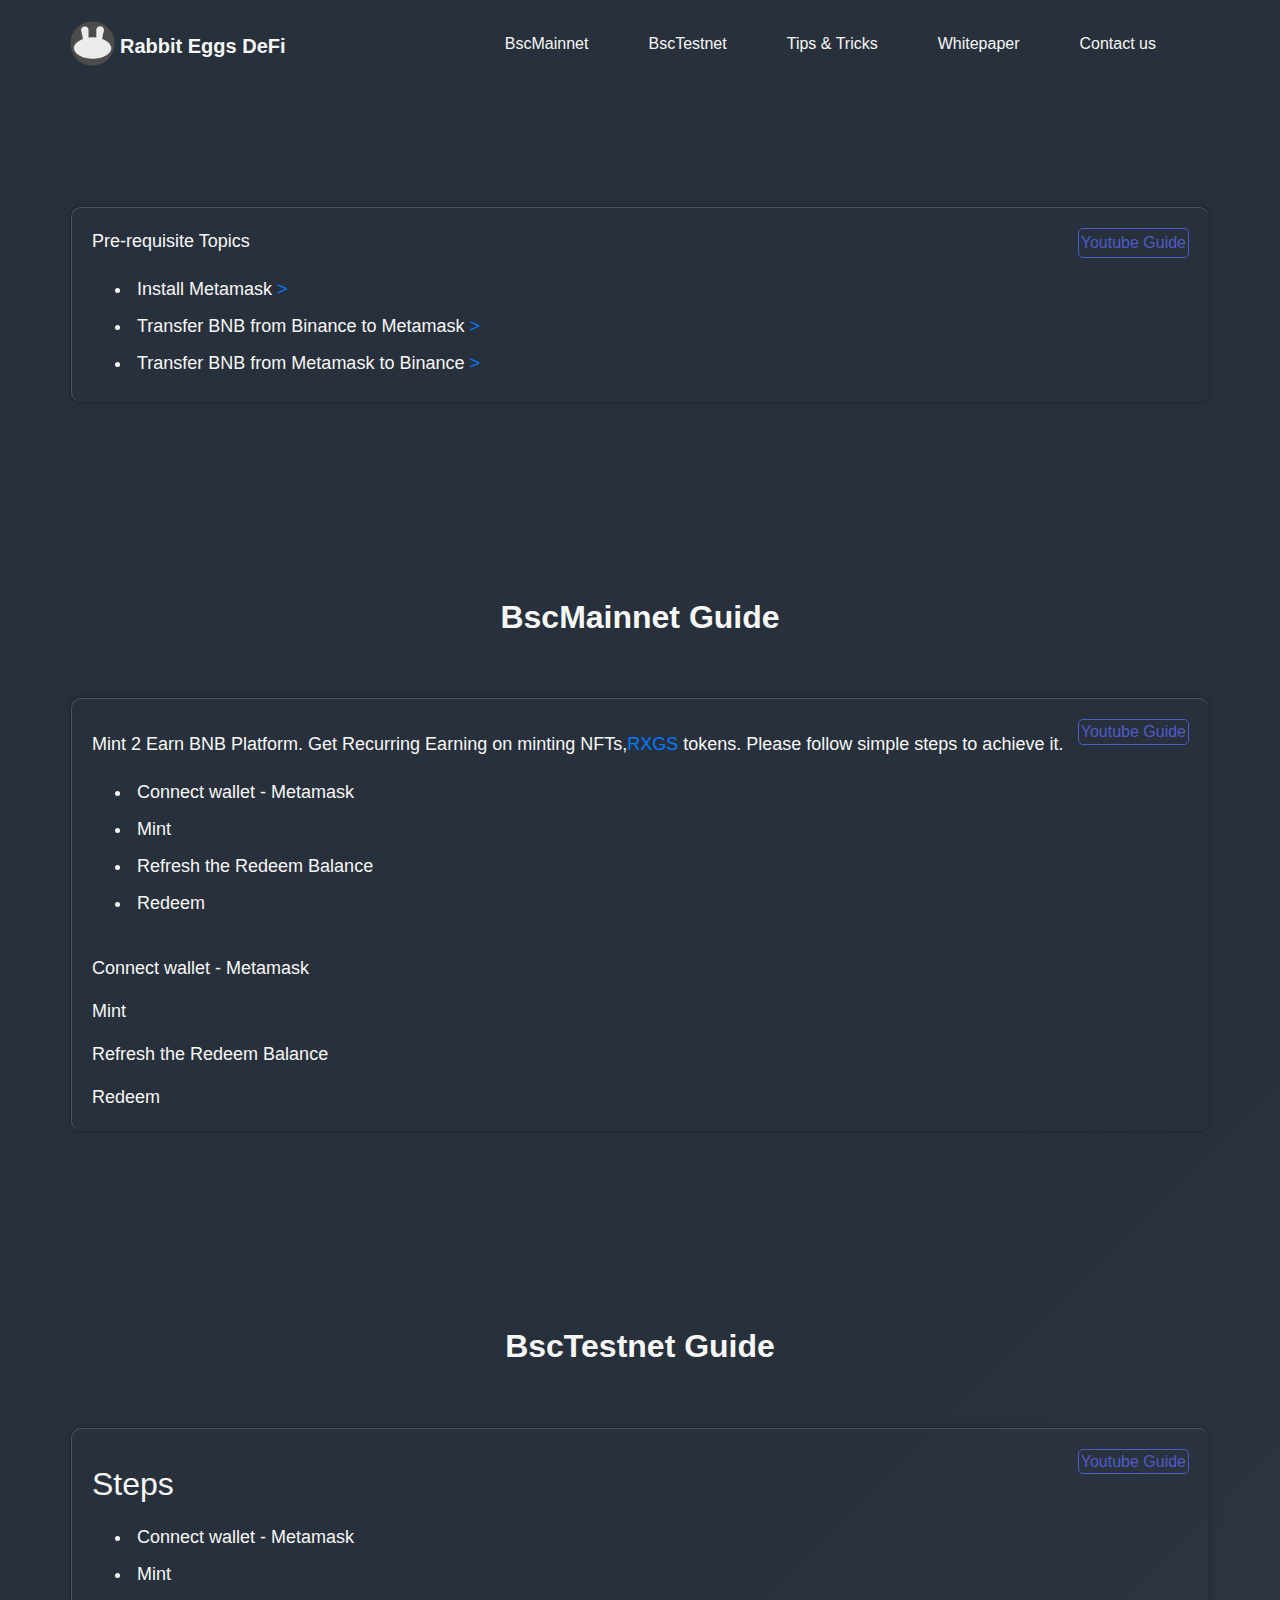
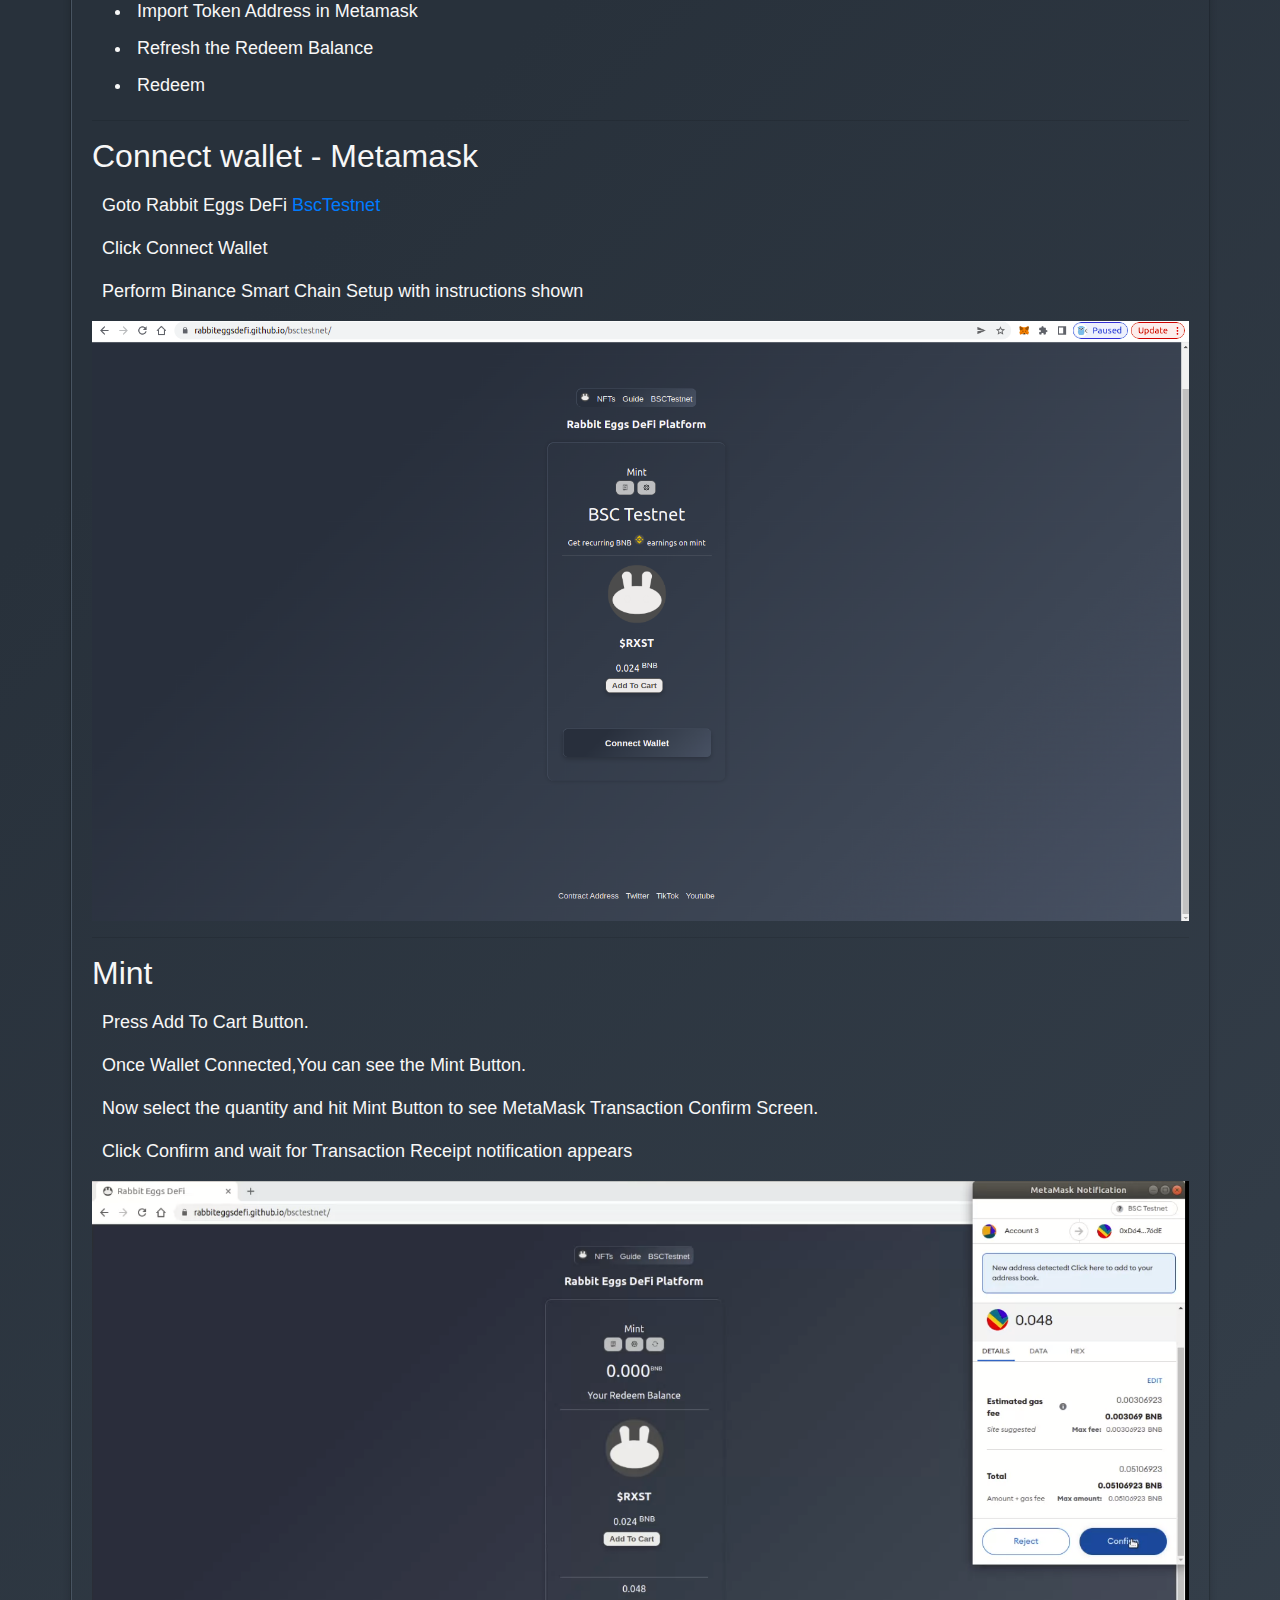
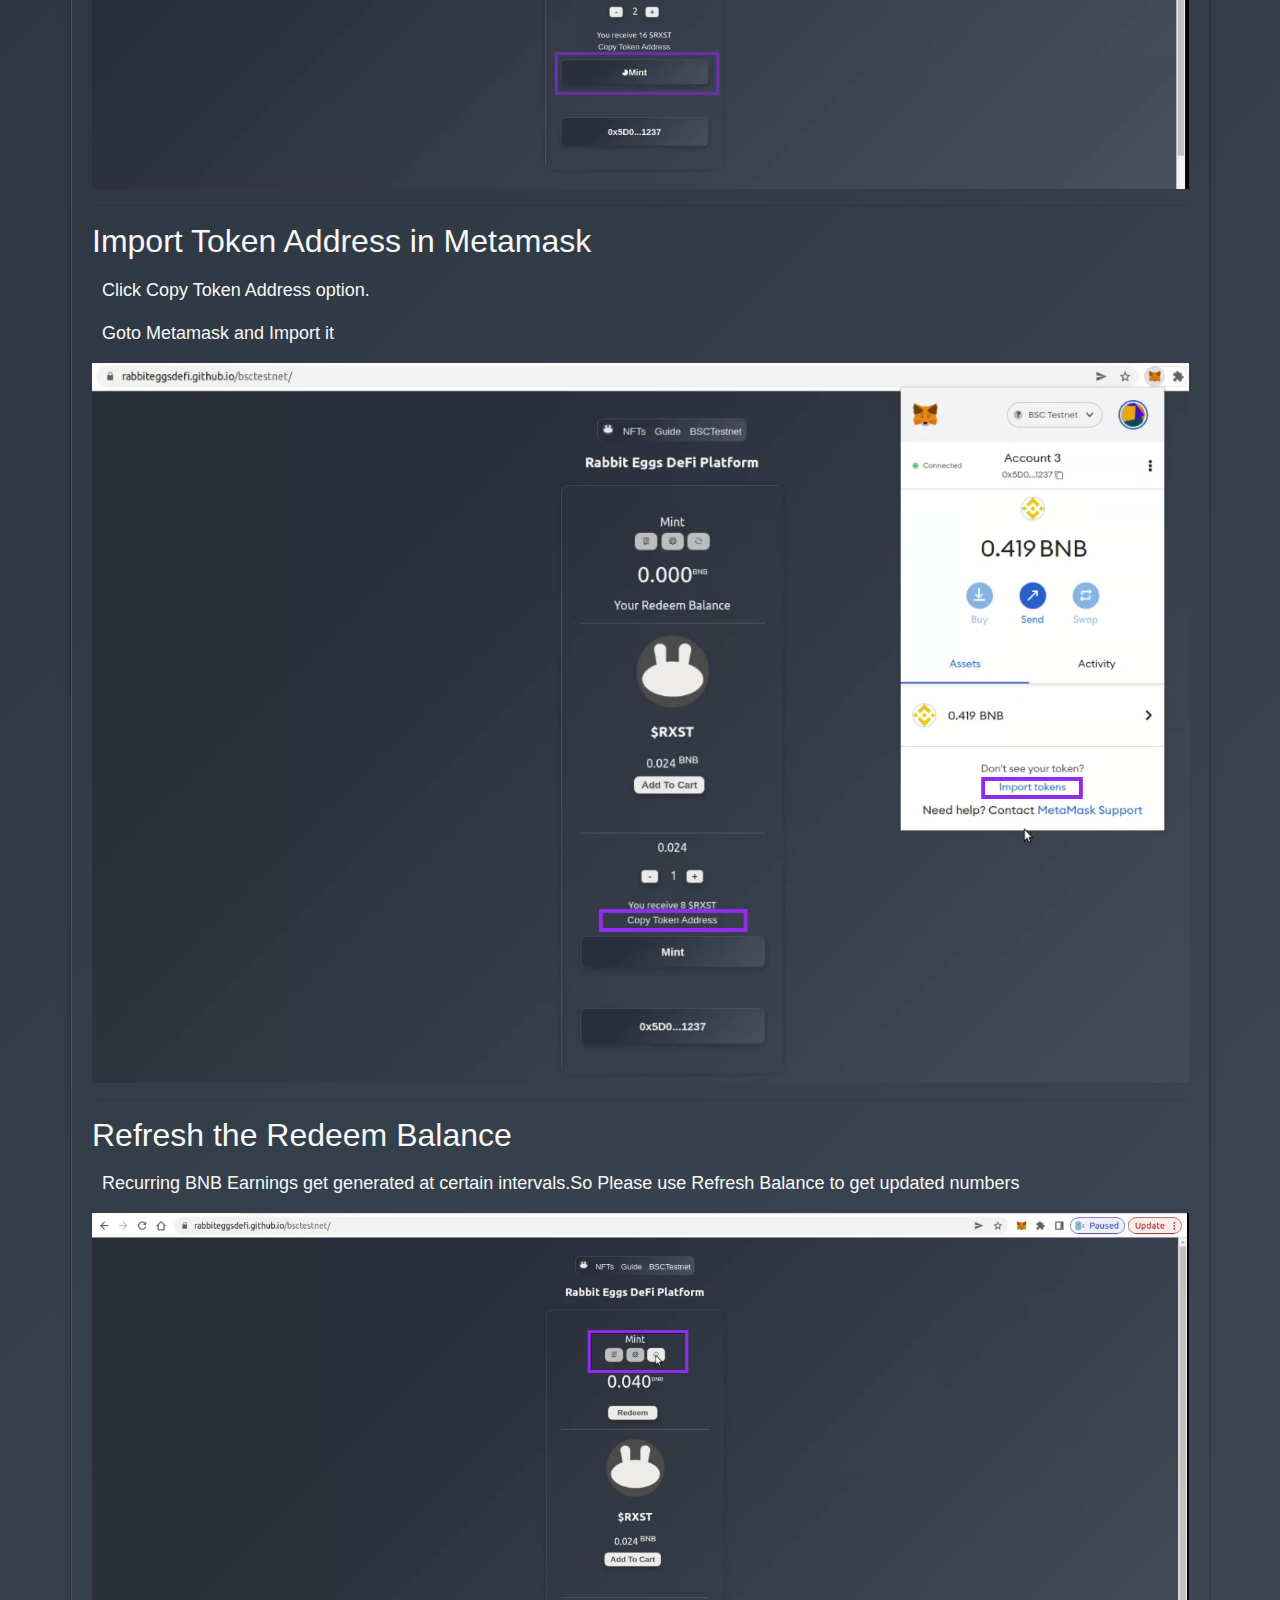
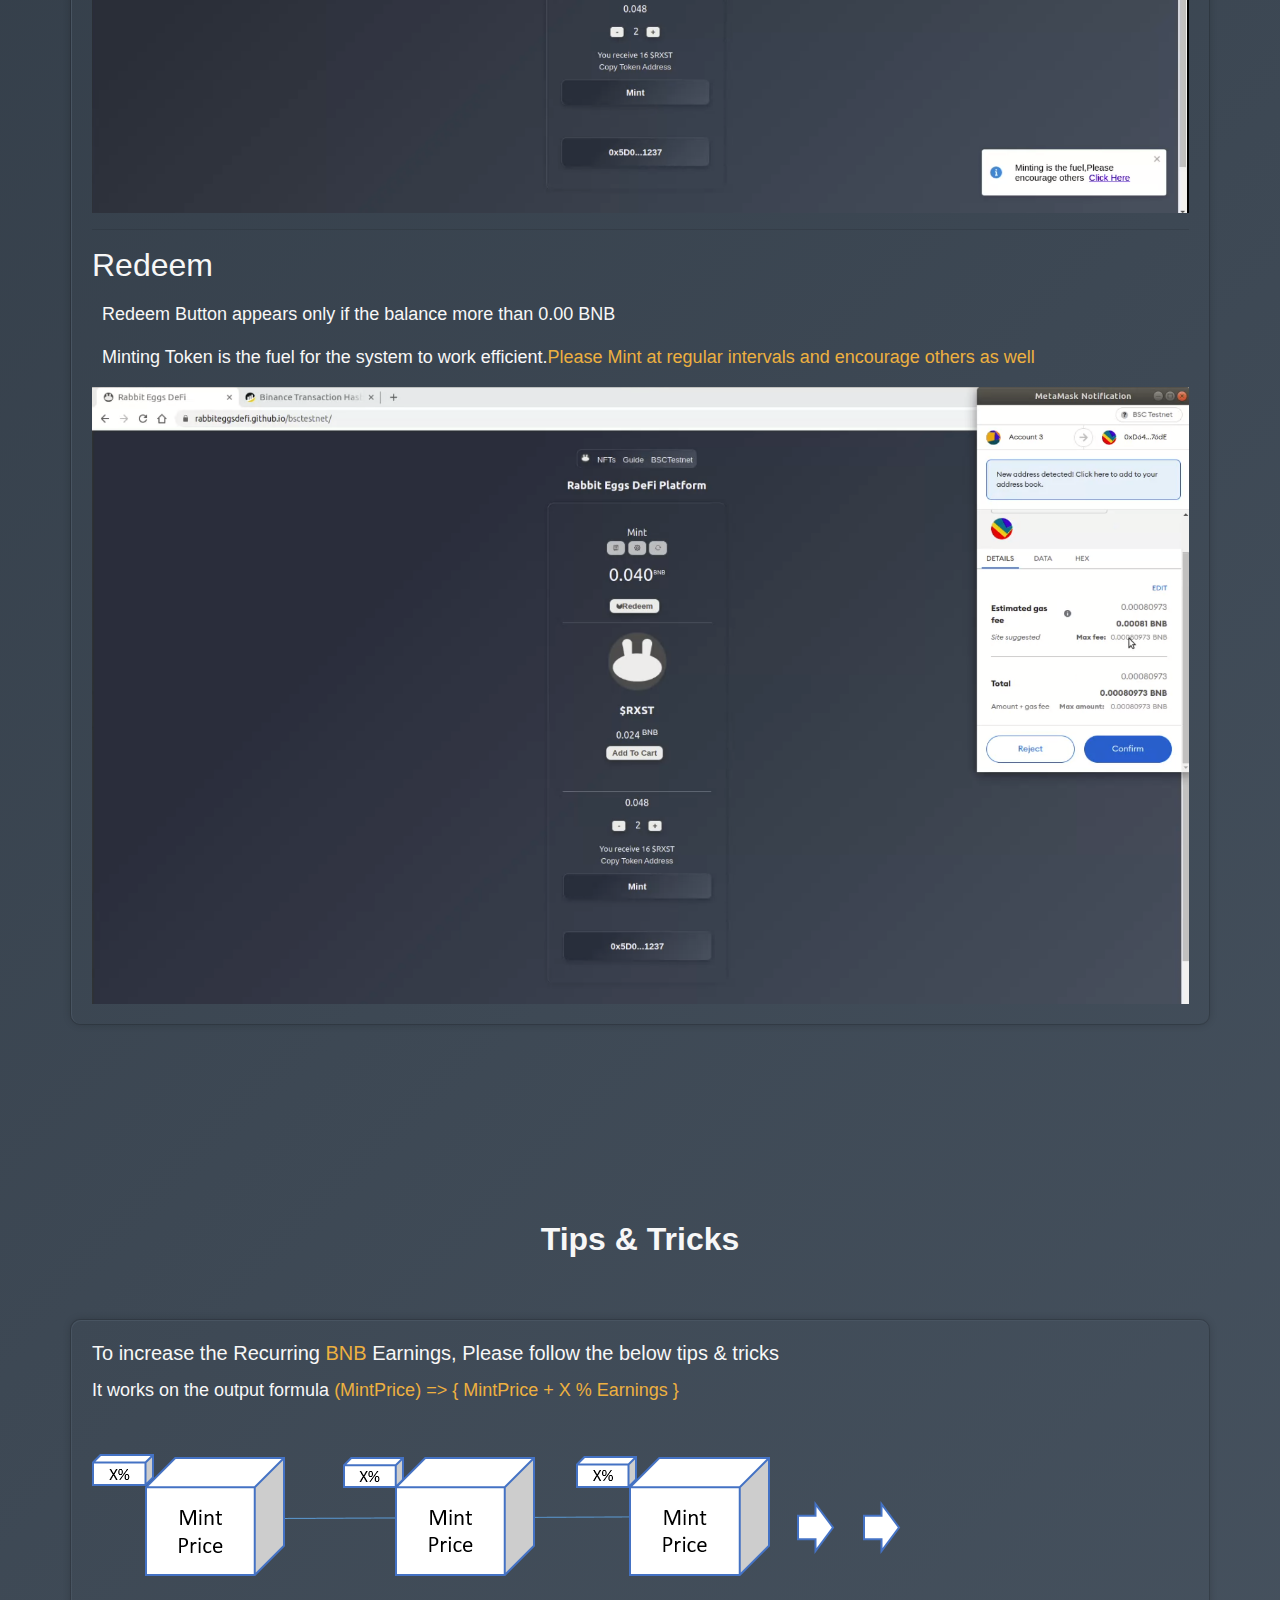
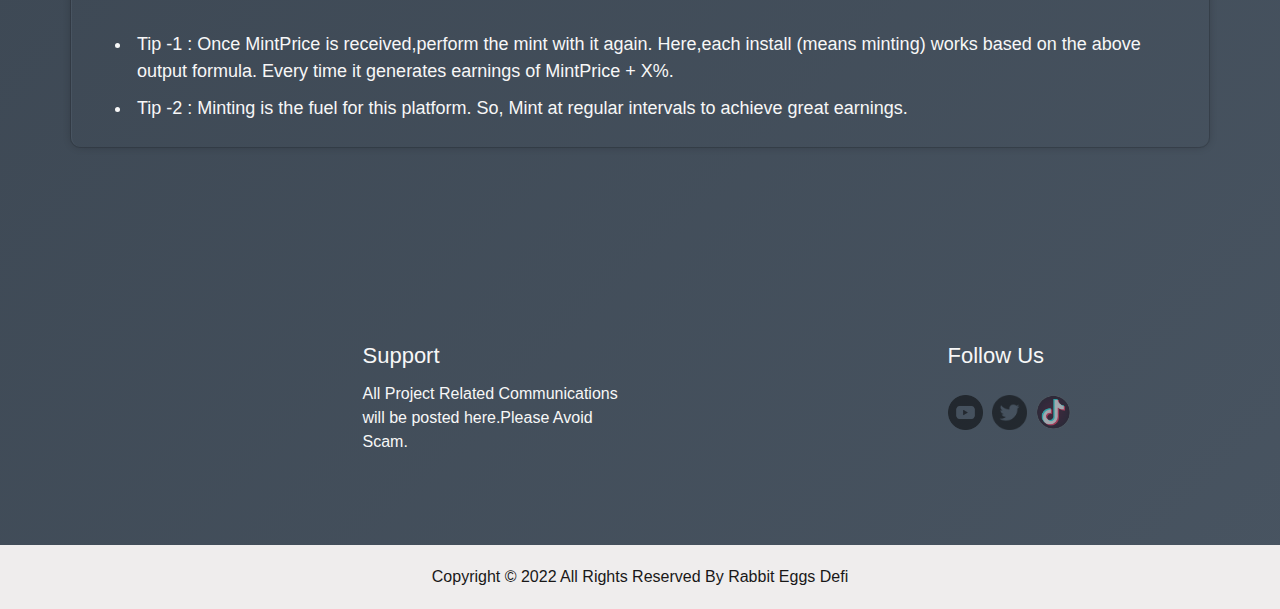
<file: index.html>
<!DOCTYPE html>
<html>

<head>
  <!-- Basic -->
  <meta charset="utf-8" />
  <meta http-equiv="X-UA-Compatible" content="IE=edge" />
  <!-- Mobile Metas -->
  <meta name="viewport" content="width=device-width, initial-scale=1, shrink-to-fit=no" />
  <!-- Site Metas -->
  <meta name="keywords" content="Rabbit Eggs DeFi" />
  <meta name="description" content="" />
  <meta name="author" content="" />

  <title>Rabbit Eggs DeFi</title>

    <link rel="shortcut icon" type="image/x-icon" href="./images/favicon.ico?">
  <!-- bootstrap core css -->
  <link rel="stylesheet" type="text/css" href="css/bootstrap.css" />


  <link href="css/style.css" rel="stylesheet" />
  <!-- responsive style -->
  <link href="css/responsive.css" rel="stylesheet" />
</head>

<body>
  <div >
    <!-- header section strats -->
    <header class="header_section">
      <div class="container">
        <nav class="navbar navbar-expand-lg custom_nav-container pt-3">
          <a class="navbar-brand" href="index.html">
            <img src="images/logo.png" alt="" /><span>
              Rabbit Eggs DeFi
            </span>
          </a>
          <button class="navbar-toggler" type="button" data-toggle="collapse" data-target="#navbarSupportedContent"
            aria-controls="navbarSupportedContent" aria-expanded="false" aria-label="Toggle navigation">
            <span class="navbar-toggler-icon"></span>
          </button>

          <div class="collapse navbar-collapse" id="navbarSupportedContent">
            <div class="d-flex ml-auto flex-column flex-lg-row align-items-center">
              <ul class="navbar-nav  ">

                <li class="nav-item">
                  <a class="nav-link" href="#bscmainnet">BscMainnet</a>
                </li>
                <li class="nav-item">
                  <a class="nav-link" href="#bsctestnet">BscTestnet</a>
                </li>
                 <li class="nav-item">
                  <a class="nav-link" href="#tipstricks">Tips & Tricks</a>
                </li>
                <li class="nav-item">
                  <a class="nav-link" target="_blank" href="Rabbit_Eggs_Defi_Whitepaper.pdf">Whitepaper</a>
                </li>
                <li class="nav-item">
                  <a class="nav-link" href="#contact">Contact us</a>
                </li>
              </ul>
            </div>
            <div class="quote_btn-container ml-0 ml-lg-4 d-flex justify-content-center">

            </div>
          </div>
        </nav>
      </div>
    </header>
  </div>

    <!-- service section -->

    <section id="prerequisite" class="service_section layout_padding ">
      <div class="container">
        <div class=" layout_padding2">
          <div class="card-deck">
            <div class="card">
              <div class="card-body">
                <p class="card-text">
                  Pre-requisite Topics
                  <a class="vlink" href="https://www.youtube.com/channel/UCGaNXVdMp59672Nkjl3GsVg" target="_blank">Youtube Guide</a>
                  </p>
                  <ul class="card-text">
                    <li>Install Metamask <a target="blank" href="https://chrome.google.com/webstore/detail/metamask/nkbihfbeogaeaoehlefnkodbefgpgknn?hl=en">></a></li>
                    <li>Transfer BNB from Binance to Metamask <a target="blank" href="transferbnb2.html">></a></li>
                    <li>Transfer BNB from Metamask to Binance <a target="blank" href="transferbnb.html">></a></li>
                  </ul>
              </div>
            </div>
          </div>
        </div>
      </div>
    </section>
  

    <section id="bscmainnet" class="service_section layout_padding ">
      <div class="container">
        <h2 class="custom_heading">BscMainnet Guide</h2>
        <p class="custom_heading-text">
         
        </p>
        <div class=" layout_padding2">
          <div class="card-deck">
            <div class="card">
              
              <!-- <img class="card-img-top" src="images/card-item-1.png" alt="Card image cap" /> -->
              <div class="card-body">
                <h5 class="card-title">
                  <!-- On Minting <a target="_blank" href="https://testnet.bscscan.com/address/0x39cBC02712E0C3F09b9bd538B59A8a22afD90276"><u>$RXGS</u></a> Token, user get Recurring <span class="textcolor">BNB</span> Earning Option. Please follow the simple steps to achieve it. -->
                  <a class="vlink" href="https://www.youtube.com/channel/UCGaNXVdMp59672Nkjl3GsVg" target="_blank">Youtube Guide</a>
                </h5>
              <p class="card-text">
                Mint 2 Earn BNB Platform.
                Get Recurring Earning on minting NFTs,<a target="_blank" href="https://testnet.bscscan.com/address/0x39cBC02712E0C3F09b9bd538B59A8a22afD90276">RXGS</a> tokens. Please follow simple steps to achieve it.
                </p>

                <ul class="card-text">
                  <li>Connect wallet - Metamask</li>
                  <li>Mint</li>
                  <li>Refresh the Redeem Balance</li>
                  <li>Redeem</li>
                </ul>
                <hr/>
                <p class="card-text">
                  Connect wallet - Metamask
                </p>

                <p class="card-text">
                  Mint
                </p>

                
                <p class="card-text">
                  Refresh the Redeem Balance
                </p>
                
                <p class="card-text">
                  Redeem
                </p>

              </div>
            </div>
          </div>
        </div>
        <div class="d-flex justify-content-center">
        </div>
      </div>
    </section>
  
  <!-- service section -->

  <section id="bsctestnet" class="service_section layout_padding ">
    <div class="container">
      <h2 class="custom_heading">BscTestnet Guide</h2>
      <p class="custom_heading-text">
      
      </p>
      <div class=" layout_padding2">
        <div class="card-deck">
          <div class="card">
                
            <!-- <img class="card-img-top" src="images/card-item-1.png" alt="Card image cap" /> -->
            <div class="card-body">
              <h5 class="card-title">
                <a class="vlink" href="https://www.youtube.com/channel/UCGaNXVdMp59672Nkjl3GsVg" target="_blank">Youtube Guide</a>

              </h5>
            <p class="card-text">
              <h2>Steps</h2>
              </p>

              <ul class="card-text">
                <li>Connect wallet - Metamask</li>
                <li>Mint</li>
                <li>Import Token Address in Metamask</li>
                <li>Refresh the Redeem Balance</li>
                <li>Redeem</li>
              </ul>
              <hr/>
              <!-- I-->
              <p class="card-text">
               <h2>Connect wallet - Metamask</h2>
              </p>

              <div class="mid-section">
                <p>Goto Rabbit Eggs DeFi <a target="_blank" href="https://rabbiteggsdefi.github.io/bsctestnet/" >BscTestnet</a></p>
                <p>Click Connect Wallet</p>
                <p>Perform Binance Smart Chain Setup with instructions shown</p>
              </div>

              <a target="_blank" href="images/1connectwallettest.png">
              <img class="card-img-t" src="images/1connectwallettest.png" alt="Rabbit Eggs DeFi" />
              </a>
              
              <!-- I-->
              <hr/>
              <p class="card-text">
                <h2>Mint</h2>
               </p>
              
               <div class="mid-section">
                <p>Press Add To Cart Button.</p>
                <p>Once Wallet Connected,You can see the Mint Button.</p>
                <p>Now select the quantity and hit Mint Button to see MetaMask Transaction Confirm Screen.</p>
                <p>Click Confirm and wait for Transaction Receipt notification appears</p>
              </div>

               <a target="_blank" href="images/2minttest.png">
               <img class="card-img-t" src="images/2minttest.png" alt="Rabbit Eggs DeFi" />
               </a>

                 <!-- 1-->
                 <hr/>
                 <p class="card-text">
                   <h2>Import Token Address in Metamask</h2>
                  </p>
                 
                  <div class="mid-section">
                    <p>Click Copy Token Address option. </p>
                    <p>Goto Metamask and Import it</p>
                 </div>

                  <a target="_blank" href="images/03importtokenstest.png">
                  <img class="card-img-t" src="images/03importtokenstest.png" alt="Rabbit Eggs DeFi" />
                  </a>
                  

                                       <!-- 1-->
                 <hr/>
                 <p class="card-text">
                   <h2>Refresh the Redeem Balance</h2>
                  </p>
                 
                  <div class="mid-section">
                    <p>Recurring BNB Earnings get generated at certain intervals.So Please use Refresh Balance to get updated numbers</p>
                   <p></p>
                 </div>

                  <a target="_blank" href="images/3Redeemtest.png">
                  <img class="card-img-t" src="images/3Redeemtest.png" alt="Rabbit Eggs DeFi" />
                  </a>

                                                             <!-- 1-->
                 <hr/>
                 <p class="card-text">
                   <h2>Redeem</h2>
                  </p>
                 
                  <div class="mid-section">
                    <p>Redeem Button appears only if the balance more than 0.00 BNB </p>
                    <p>Minting Token is the fuel for the system to work efficient.<span class="textcolor">Please Mint at regular intervals and encourage others as well</span></p>
                 </div>

                  <a target="_blank" href="images/4Redeemtest.png">
                  <img class="card-img-t" src="images/4Redeemtest.png" alt="Rabbit Eggs DeFi" />
                  </a>

            </div>
          </div>
        </div>
      </div>
      <div class="d-flex justify-content-center">

        <!-- <a href="" class="custom_dark-btn">
          Whitepaper
        </a> -->
      </div>
    </div>
  </section>

  
  <section id="tipstricks" class="service_section layout_padding ">
    <div class="container">
      <h2 class="custom_heading">Tips & Tricks</h2>
      <p class="custom_heading-text">
        
      </p>
      <div class=" layout_padding2">
        <div class="card-deck">
          <div class="card">
            
            <!-- <img class="card-img-top" src="images/card-item-1.png" alt="Card image cap" /> -->
            <div class="card-body">
              <h5 class="card-title">
                To increase the Recurring <span class="textcolor">BNB</span> Earnings, Please follow the below tips & tricks 
              </h5>
              <p class="card-text">
                It works on the output formula <span class="textcolor">(MintPrice) => { MintPrice + X % Earnings }</span>
              </p>
              <p class="card-daigram">
                <img src="images/tips.png" alt="">
              </p>
              <ul class="card-text">
                <li>Tip -1 : Once MintPrice is received,perform the mint with it again. Here,each install (means minting) works based on the 
                  above output formula. Every time it generates earnings of MintPrice + X%.</li>
                <li>Tip -2 : Minting is the fuel for this platform. So, Mint at regular intervals to achieve great earnings. </li>
              </ul>
            </div>
          </div>
        </div>
      </div>
      <div class="d-flex justify-content-center">
      </div>
    </div>
  </section>

  <section id="contact"  class="info_section layout_padding">
    <div class="container">
      <div class="row">
        <div class="col-md-3">
          <!-- <h5>
            Fruits
          </h5>
          <ul>
            <li>
              randomised
            </li>
            <li>
              words which
            </li>
            <li>
              don't look even
            </li>
            <li>
              slightly
            </li>
            <li>
              believable. If you
            </li>
            <li>
              are going to use
            </li>
            <li>
              a passage of
            </li>
            <li>
              Lorem Ipsum,
            </li>
          </ul> -->
        </div>
        <div class="col-md-3">
          <h5>
            Support
          </h5>
              <ul>
            <li>
              All Project Related Communications will be posted here.Please Avoid Scam.
            </li> </ul>
          <!-- <ul>
            <li>
              randomised
            </li>
            <li>
              words which
            </li>
            <li>
              don't look even
            </li>
            <li>
              slightly
            </li>
            <li>
              believable. If you
            </li>
            <li>
              are going to use
            </li>
            <li>
              a passage of
            </li>
            <li>
              Lorem Ipsum,
            </li>
          </ul> -->
        </div>
        <div class="col-md-3">
          <!-- <h5>
            List
          </h5>
          <ul>
            <li>
              randomised
            </li>
            <li>
              words which
            </li>
            <li>
              don't look even
            </li>
            <li>
              slightly
            </li>
            <li>
              believable. If you
            </li>
            <li>
              are going to use
            </li>
            <li>
              a passage of
            </li>
            <li>
              Lorem Ipsum,
            </li>
          </ul> -->
        </div>
        <div class="col-md-3">
          <div class="social_container">
            <h5>
              Follow Us
            </h5>
            <div class="social-box">
              <a href="https://www.youtube.com/channel/UCGaNXVdMp59672Nkjl3GsVg" target="_blank">
                <img src="images/fb.png" alt="">
              </a>

              <a href="https://twitter.com/DefiEggs" target="_blank">
                <img src="images/twitter.png" alt="">
              </a>
              <a href="https://www.tiktok.com/@rabbiteggsdefi?lang=en" target="_blank">
                <img src="images/tiktok.png" alt="">
              </a>
              <!-- <a href="">
                <img src="images/instagram.png" alt="">
              </a> -->
            </div>
          </div>
          <div class="subscribe_container">
            <!-- <h5>
              Subscribe Now
            </h5> -->
            <div class="form_container">
              <!-- <form action="">
                <input type="email">
                <button type="submit">
                  Subscribe
                </button>
              </form> -->
            </div>
          </div>
        </div>
      </div>
    </div>
  </section>



  <!-- footer section -->
  <section class="container-fluid footer_section">
    <p>
      Copyright &copy; 2022 All Rights Reserved By Rabbit Eggs Defi
      
    </p>
  </section>
  <!-- footer section -->

  <script type="text/javascript" src="js/jquery-3.4.1.min.js"></script>
  <script type="text/javascript" src="js/bootstrap.js"></script>

</body>

</html>
</file>
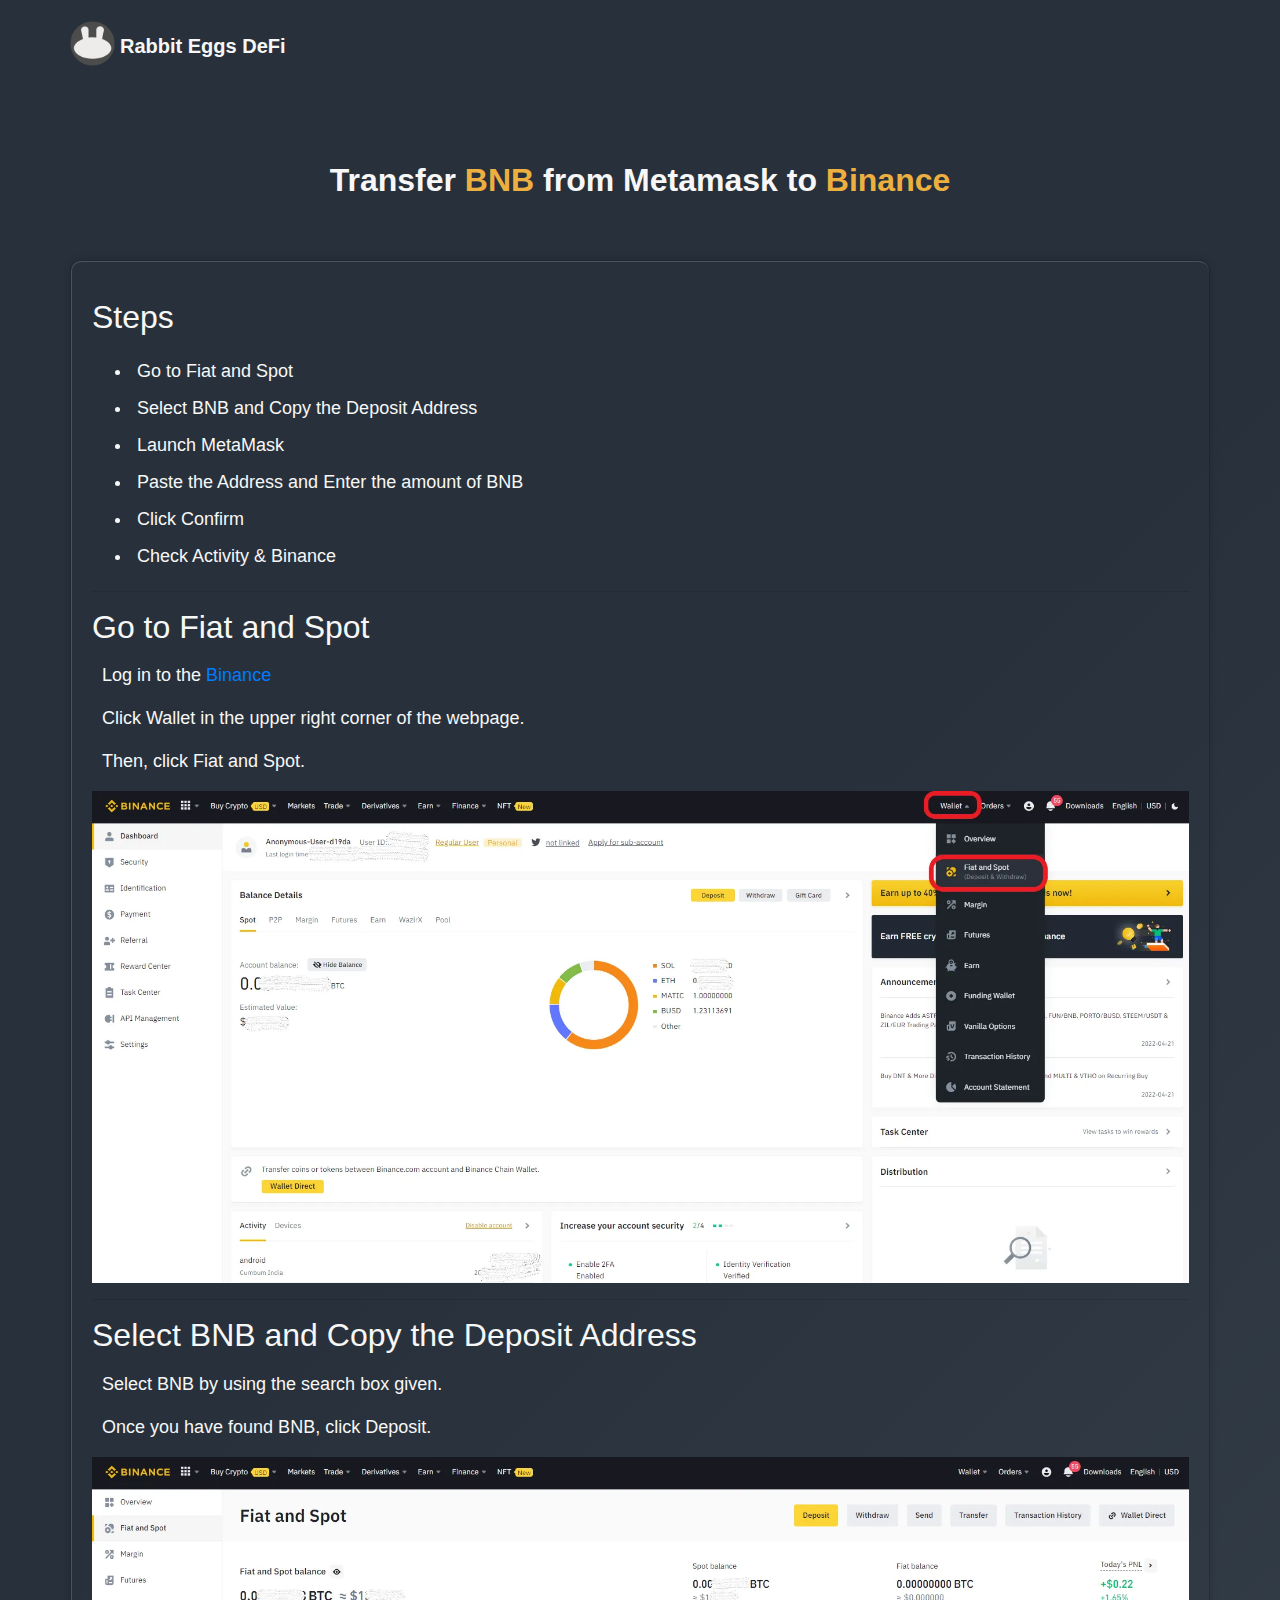
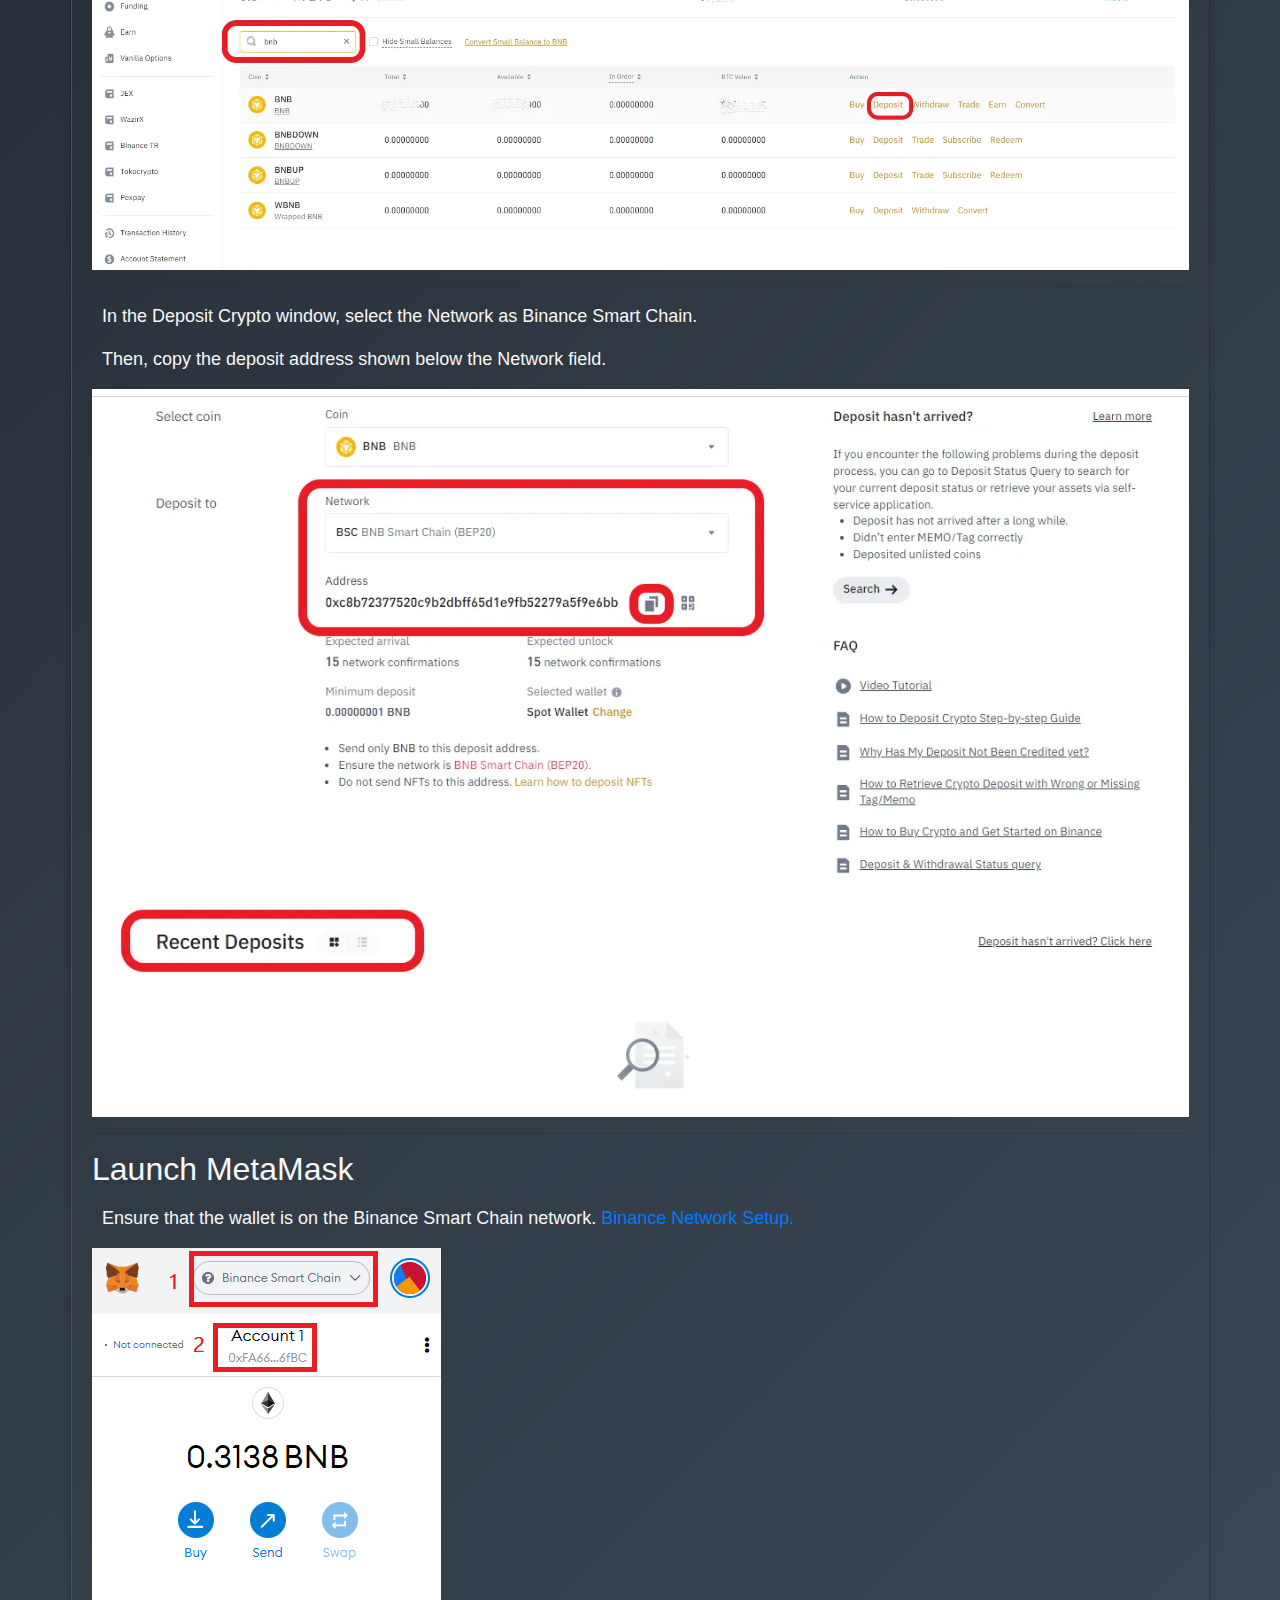
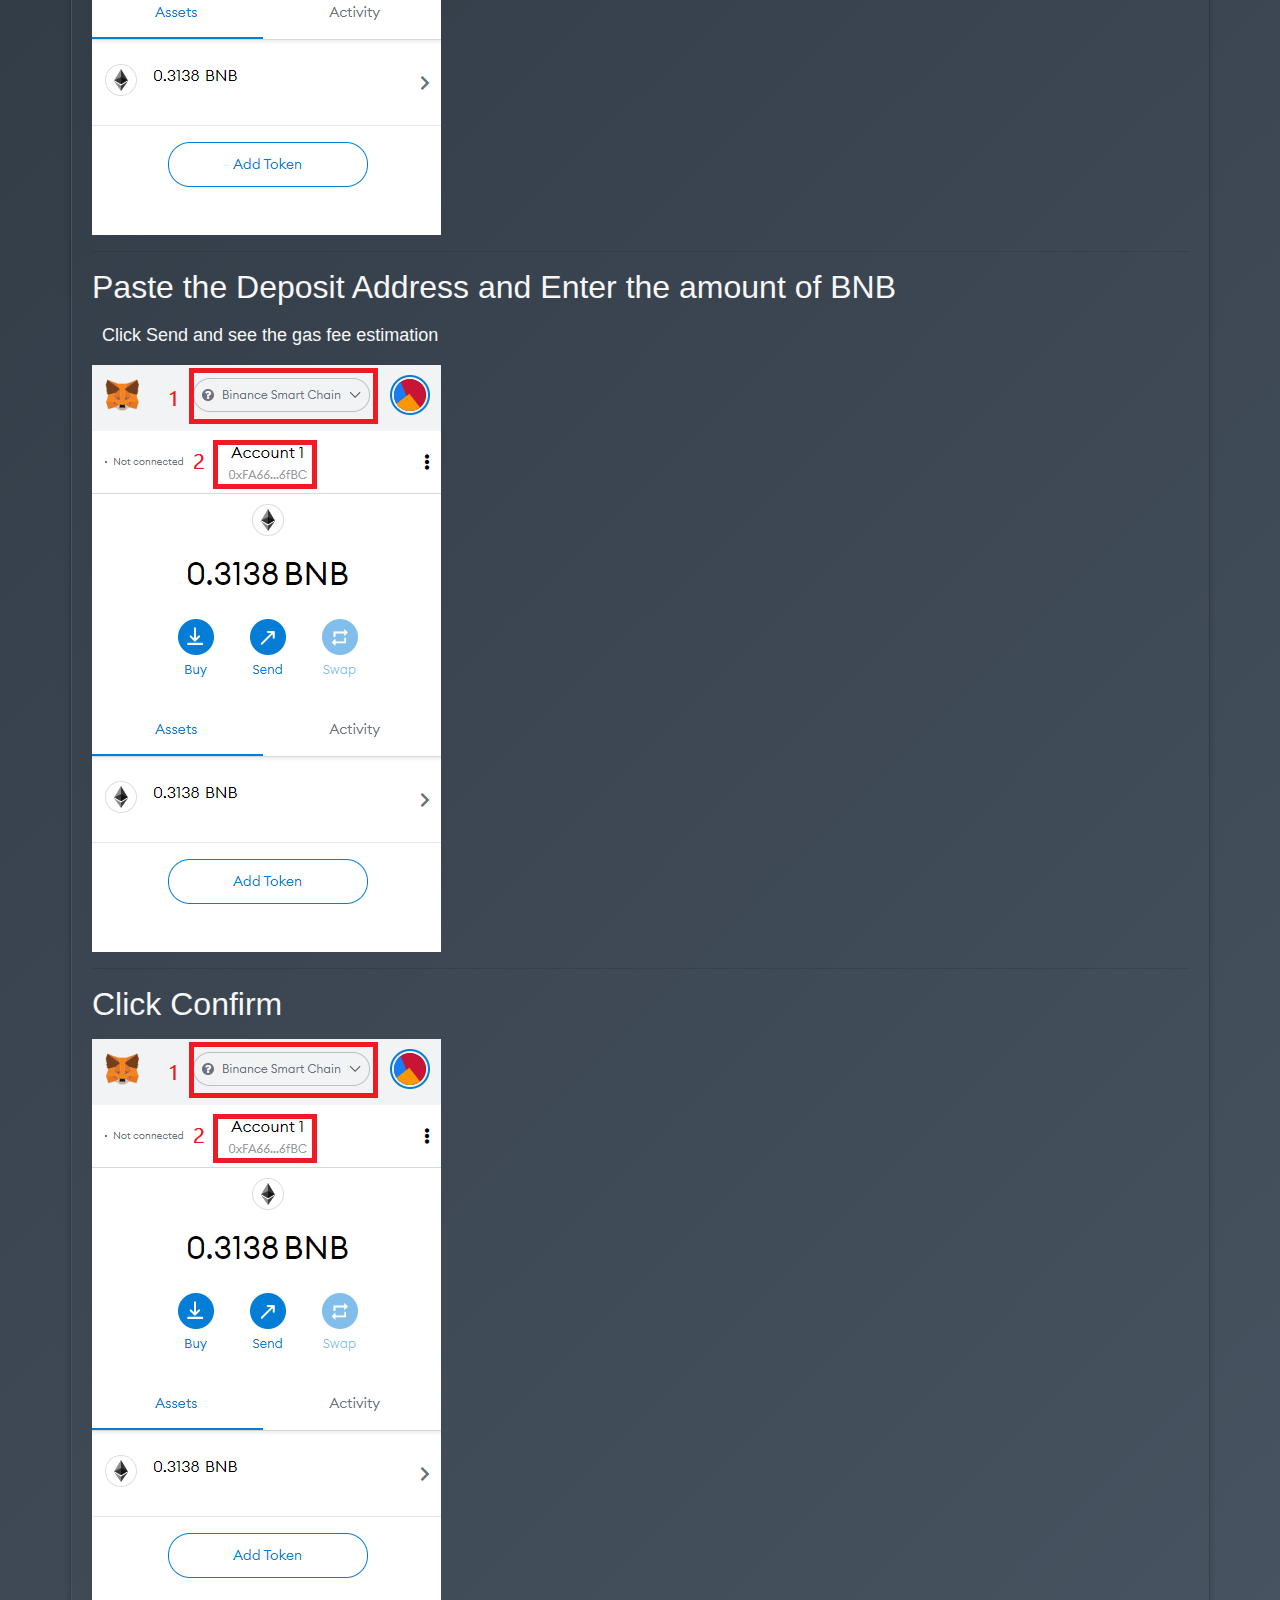
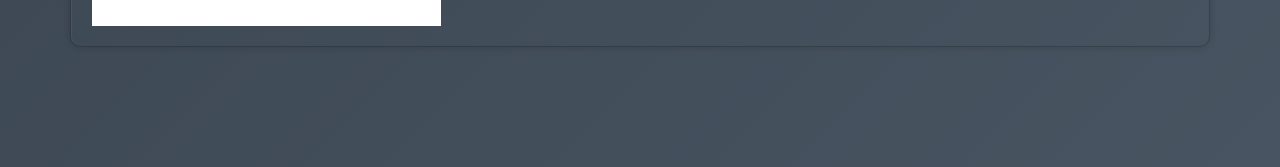
<file: transferbnb.html>
<!DOCTYPE html>
<html>

    <head>
        <!-- Basic -->
        <meta charset="utf-8" />
        <meta http-equiv="X-UA-Compatible" content="IE=edge" />
        <!-- Mobile Metas -->
        <meta name="viewport" content="width=device-width, initial-scale=1, shrink-to-fit=no" />
        <!-- Site Metas -->
        <meta name="keywords" content="Rabbit Eggs DeFi" />
        <meta name="description" content="" />
        <meta name="author" content="" />
      
        <title>Rabbit Eggs DeFi</title>
      
  
          <link rel="shortcut icon" type="image/x-icon" href="./images/favicon.ico?">
        <!-- bootstrap core css -->
        <link rel="stylesheet" type="text/css" href="css/bootstrap.css" />

        <link href="css/style.css" rel="stylesheet" />
        <!-- responsive style -->
        <link href="css/responsive.css" rel="stylesheet" />
      </head>

<body>
    <div >
        <!-- header section strats -->
        <header class="header_section">
          <div class="container">
            <nav class="navbar navbar-expand-lg custom_nav-container pt-3">
              <a class="navbar-brand" href="index.html">
                <img src="images/logo.png" alt="" /><span>
                  Rabbit Eggs DeFi
                </span>
              </a>
            </nav>
          </div>
        </header>
      </div>

      <section id="bscmainnet" class="service_section layout_padding ">
        <div class="container">
          <h2 class="custom_heading">Transfer <span class="textcolor"> BNB </span> from Metamask to <span class="textcolor"> Binance </span></h2>
          <p class="custom_heading-text">
           
          </p>
          <div class=" layout_padding2">
            <div class="card-deck">
              <div class="card">
                
                <!-- <img class="card-img-top" src="images/card-item-1.png" alt="Card image cap" /> -->
                <div class="card-body">
                  <h5 class="card-title">
                  </h5>
                <p class="card-text">
                  <h2>Steps</h2>
                  </p>
  
                  <ul class="card-text">
                    <li>Go to Fiat and Spot</li>
                    <li>Select BNB and Copy the Deposit Address</li>
                    <li>Launch MetaMask</li>
                    <li>Paste the Address and Enter the amount of BNB</li>
                    <li>Click Confirm</li>
                    <li>Check Activity & Binance</li>
                  </ul>
                  <hr/>
                  <!-- I-->
                  <p class="card-text">
                   <h2>Go to Fiat and Spot</h2>
                  </p>

                  <div class="mid-section">
                    <p>Log in to the <a target="_blank" href="https://www.binance.com/en" >Binance</a></p>
                    <p>Click Wallet in the upper right corner of the webpage. </p>
                    <p>Then, click Fiat and Spot.</p>
                  </div>

                  <a target="_blank" href="images/1_Binance_Withdraw.png">
                  <img class="card-img-t" src="images/1_Binance_Withdraw.png" alt="Rabbit Eggs DeFi" />
                  </a>
                  
                  <!-- I-->
                  <hr/>
                  <p class="card-text">
                    <h2>Select BNB and Copy the Deposit Address</h2>
                   </p>
                  
                   <div class="mid-section">
                    <p>Select BNB by using the search box given.</p>
                    <p>Once you have found BNB, click Deposit.</p>
                  </div>

                   <a target="_blank" href="images/2_Binance_Withdraw.png">
                   <img class="card-img-t" src="images/2_Binance_Withdraw.png" alt="Rabbit Eggs DeFi" />
                   </a>
                   <hr/>
                   <div class="mid-section">
                    <p>In the Deposit Crypto window, select the Network as Binance Smart Chain.</p>
                    <p>Then, copy the deposit address shown below the Network field.</p>
                  </div>

                   <a target="_blank" href="images/3_Binance_Withdraw.png">
                    <img class="card-img-t" src="images/3_Binance_Withdraw.png" alt="Rabbit Eggs DeFi" />
                    </a>
                     <!-- 1-->
                     <hr/>
                     <p class="card-text">
                       <h2>Launch MetaMask</h2>
                      </p>
                     
                      <div class="mid-section">
                        <p>Ensure that the wallet is on the Binance Smart Chain network.
                          <a href="https://academy.binance.com/en/articles/connecting-metamask-to-binance-smart-chain" target="_blank">Binance Network Setup.</a>
                        </p>
                       <p></p>
                     </div>
   
                      <a target="_blank" href="images/12_Binance_Withdraw.png">
                      <img class="card-img-t" src="images/12_Binance_Withdraw.png" alt="Rabbit Eggs DeFi" />
                      </a>
                      

                                           <!-- 1-->
                     <hr/>
                     <p class="card-text">
                       <h2>Paste the Deposit Address and Enter the amount of BNB</h2>
                      </p>
                     
                      <div class="mid-section">
                        <p>Click Send and see the gas fee estimation</p>
                       <p></p>
                     </div>
   
                      <a target="_blank" href="images/12_Binance_Withdraw.png">
                      <img class="card-img-t" src="images/12_Binance_Withdraw.png" alt="Rabbit Eggs DeFi" />
                      </a>

                                                                 <!-- 1-->
                     <hr/>
                     <p class="card-text">
                       <h2>Click Confirm</h2>
                      </p>
                     
                      <div class="mid-section">
                        <p></p>
                       <p></p>
                     </div>
   
                      <a target="_blank" href="images/12_Binance_Withdraw.png">
                      <img class="card-img-t" src="images/12_Binance_Withdraw.png" alt="Rabbit Eggs DeFi" />
                      </a>
  
                </div>
              </div>
            </div>
          </div>
          <div class="d-flex justify-content-center">
          </div>
        </div>
      </section>
    
</body>

</html>
</file>
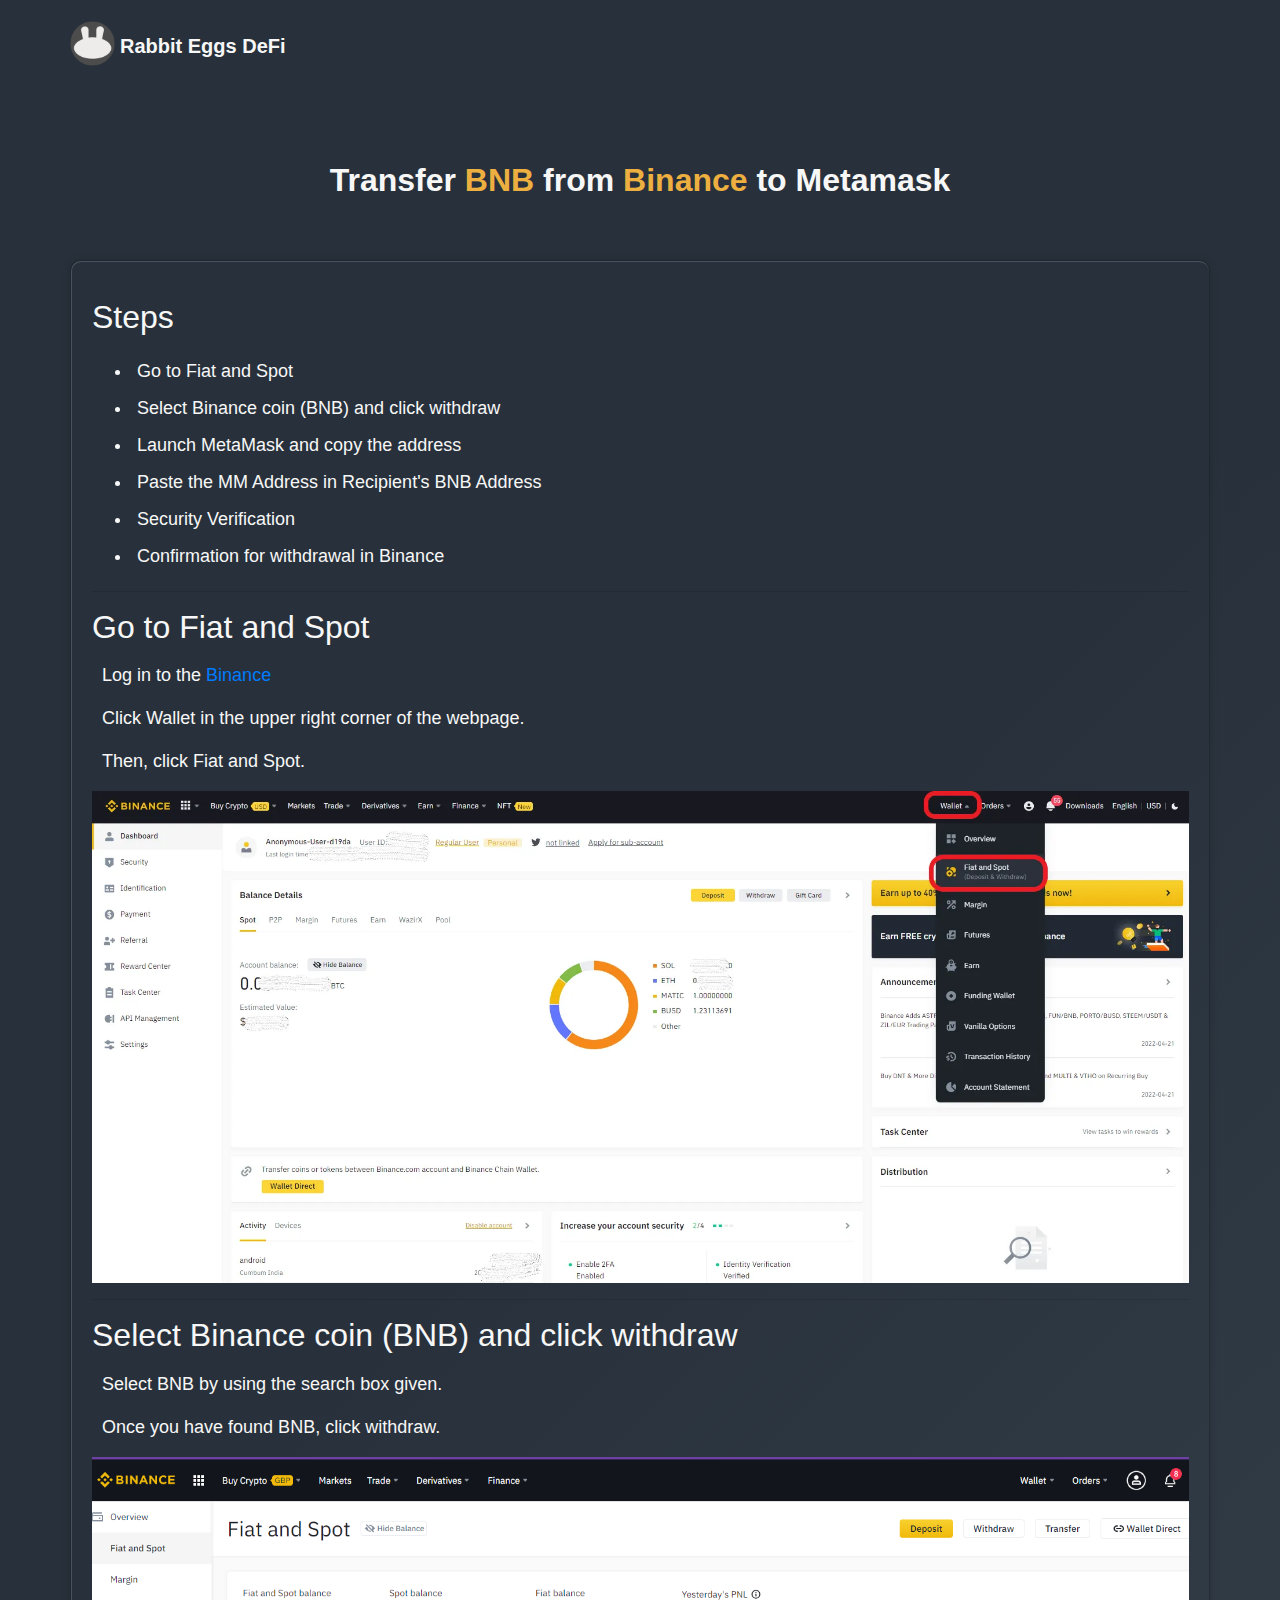
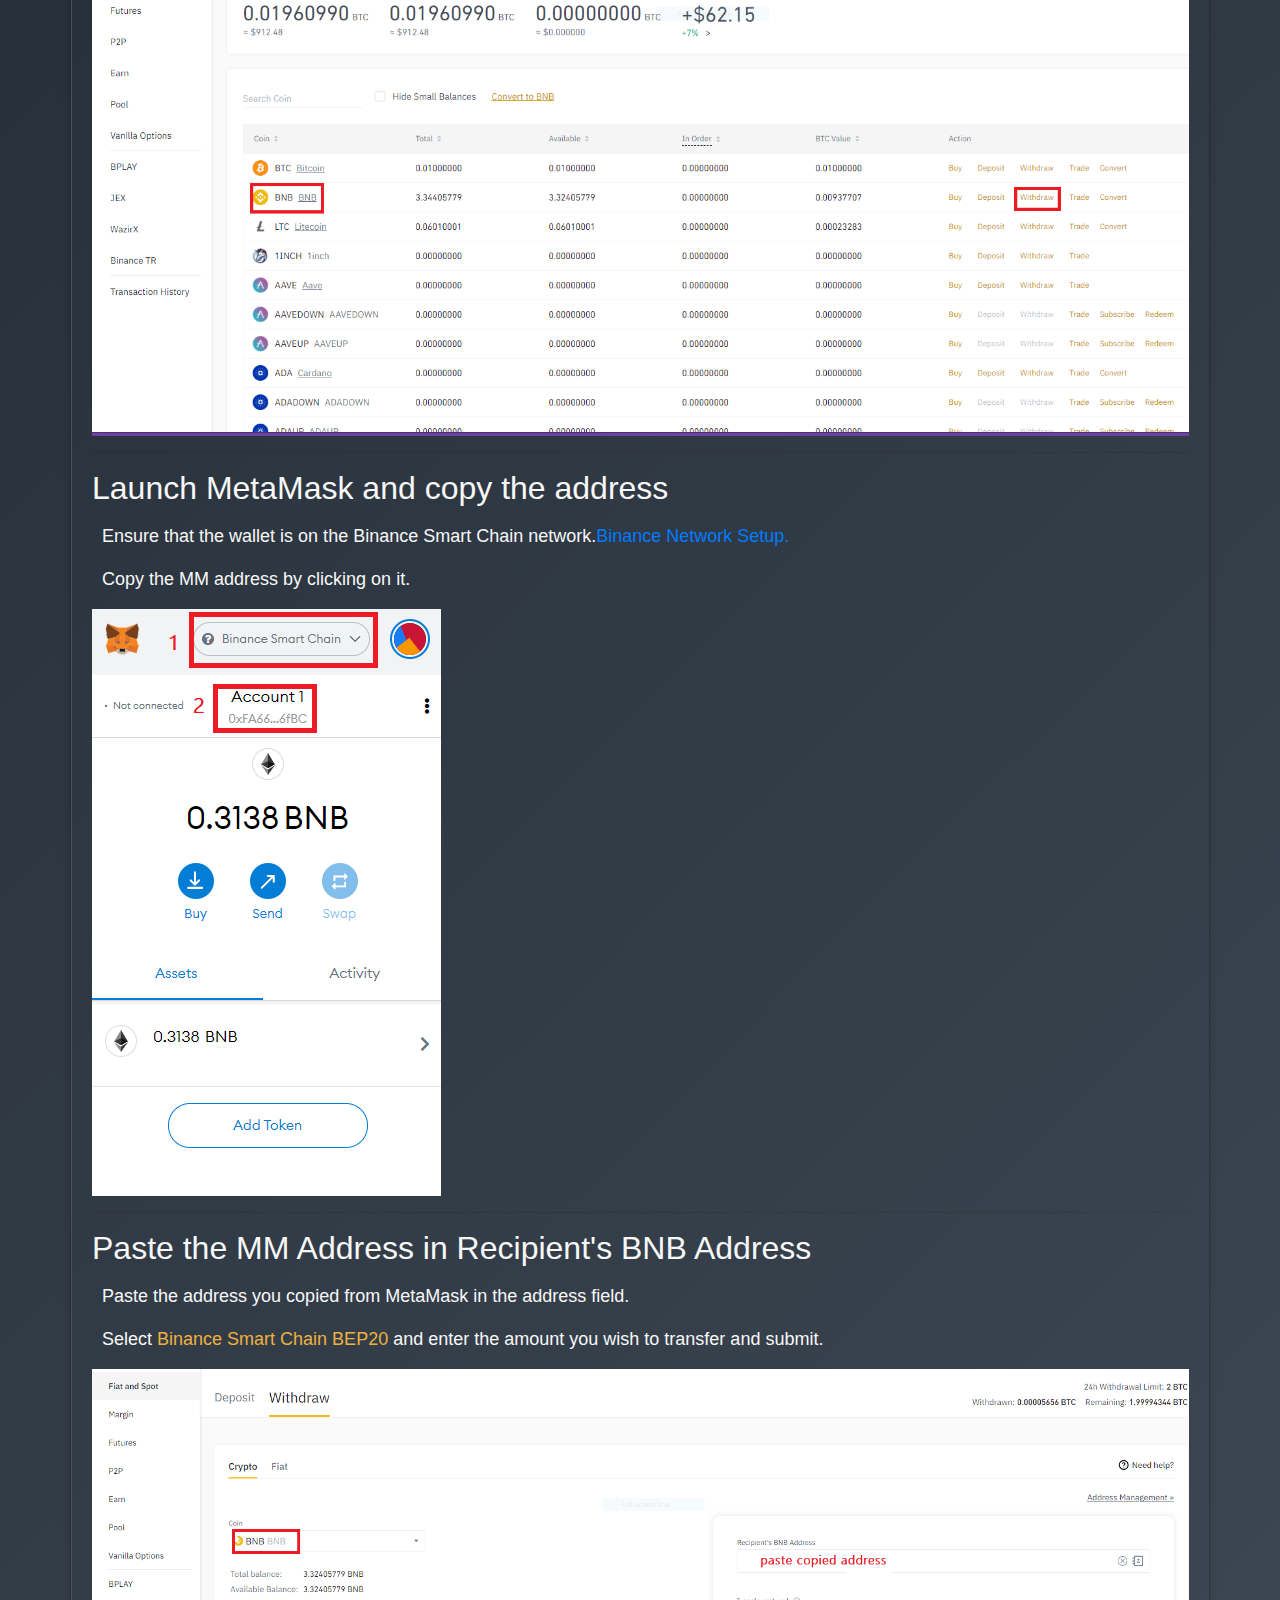
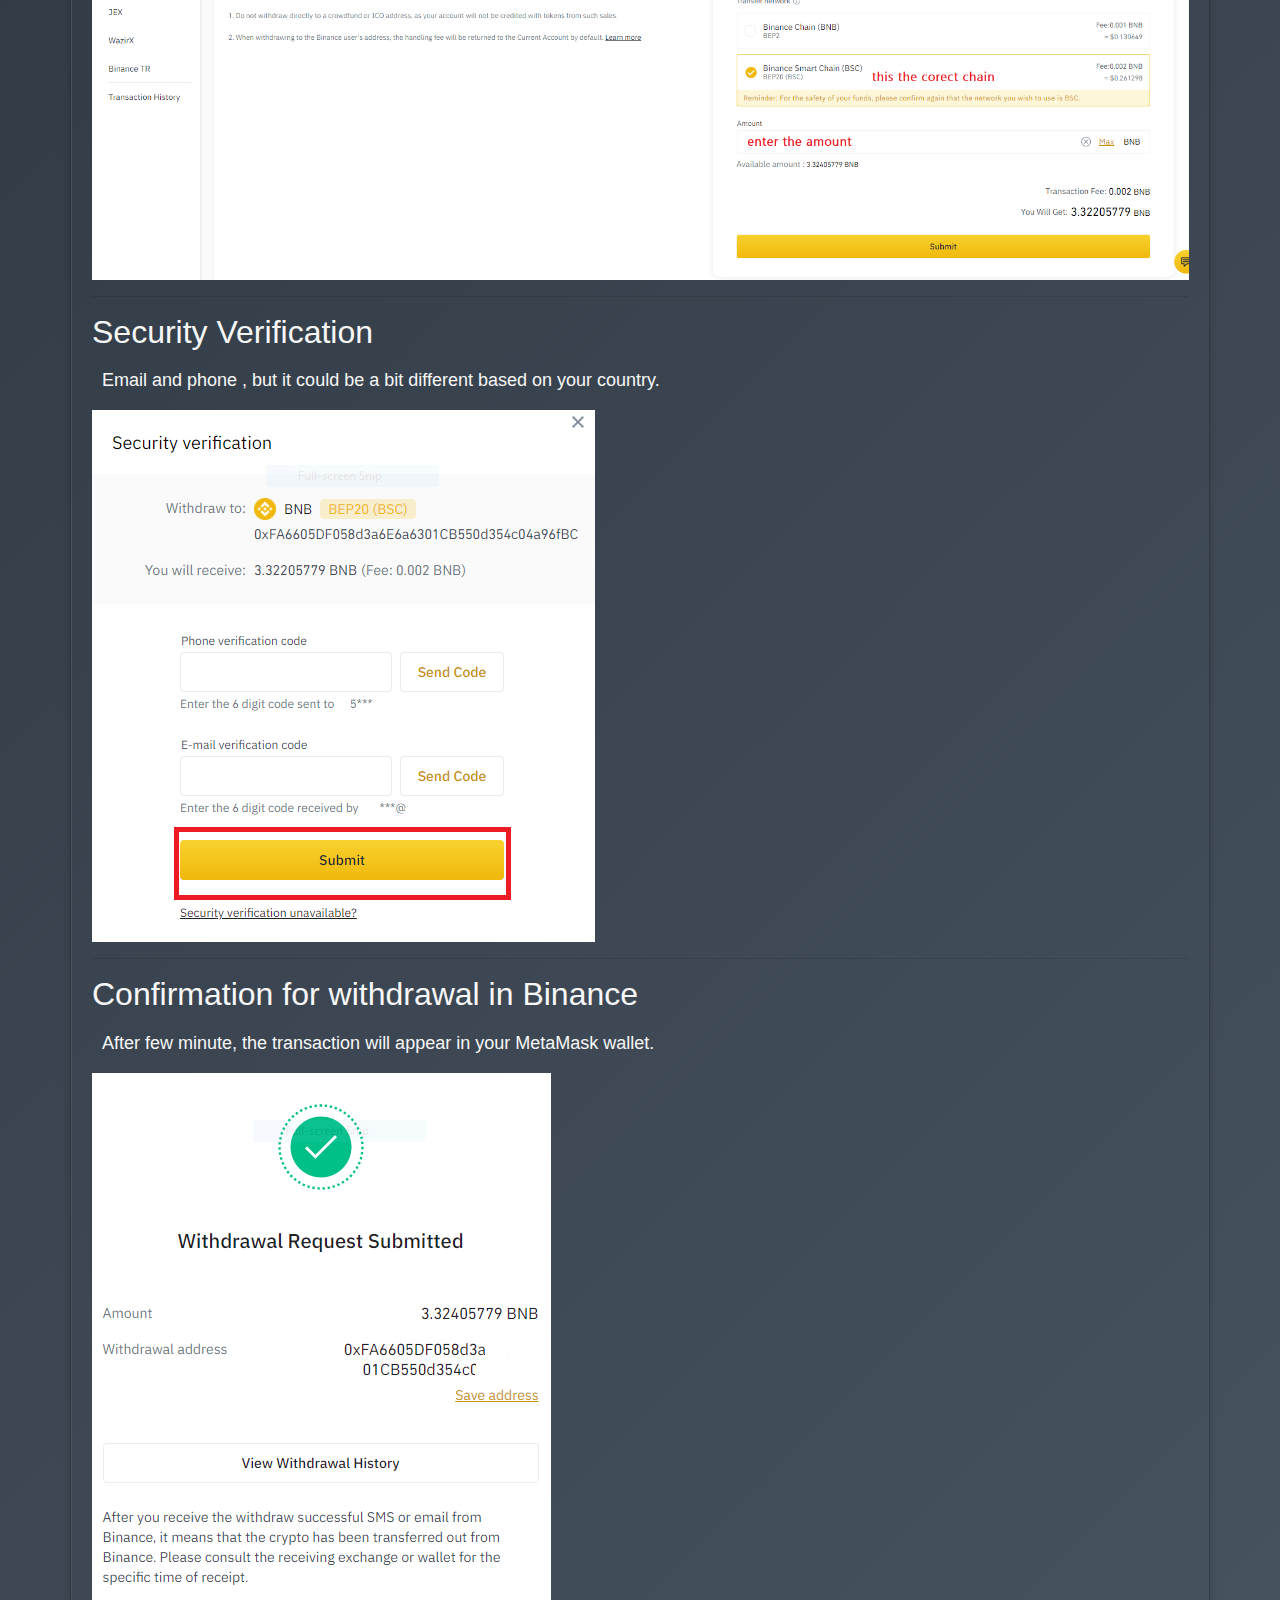
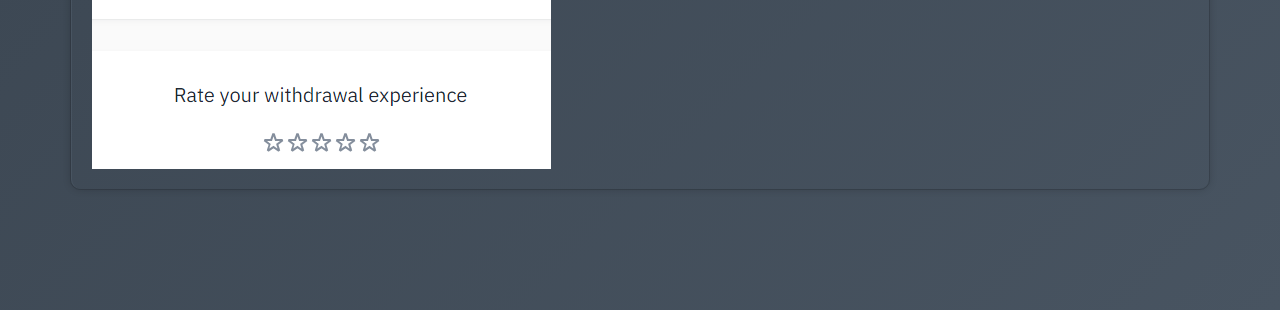
<file: transferbnb2.html>
<!DOCTYPE html>
<html>

    <head>
        <!-- Basic -->
        <meta charset="utf-8" />
        <meta http-equiv="X-UA-Compatible" content="IE=edge" />
        <!-- Mobile Metas -->
        <meta name="viewport" content="width=device-width, initial-scale=1, shrink-to-fit=no" />
        <!-- Site Metas -->
        <meta name="keywords" content="Rabbit Eggs DeFi" />
        <meta name="description" content="" />
        <meta name="author" content="" />
      
        <title>Rabbit Eggs DeFi</title>
      
  
          <link rel="shortcut icon" type="image/x-icon" href="./images/favicon.ico?">
        <!-- bootstrap core css -->
        <link rel="stylesheet" type="text/css" href="css/bootstrap.css" />

        <link href="css/style.css" rel="stylesheet" />
        <!-- responsive style -->
        <link href="css/responsive.css" rel="stylesheet" />
      </head>

<body>
    <div >
        <!-- header section strats -->
        <header class="header_section">
          <div class="container">
            <nav class="navbar navbar-expand-lg custom_nav-container pt-3">
              <a class="navbar-brand" href="index.html">
                <img src="images/logo.png" alt="" /><span>
                  Rabbit Eggs DeFi
                </span>
              </a>
            </nav>
          </div>
        </header>
      </div>

      <section id="bscmainnet" class="service_section layout_padding ">
        <div class="container">
          <h2 class="custom_heading">Transfer <span class="textcolor"> BNB </span> from <span class="textcolor"> Binance </span> to Metamask</h2>
          <p class="custom_heading-text">
           
          </p>
          <div class=" layout_padding2">
            <div class="card-deck">
              <div class="card">
                
                <!-- <img class="card-img-top" src="images/card-item-1.png" alt="Card image cap" /> -->
                <div class="card-body">
                  <h5 class="card-title">
                  </h5>
                <p class="card-text">
                  <h2>Steps</h2>
                  </p>
  
                  <ul class="card-text">
                    <li>Go to Fiat and Spot</li>
                    <li>Select Binance coin (BNB) and click withdraw</li>
                    <li>Launch MetaMask and copy the address</li>
                    <li>Paste the MM Address in Recipient's BNB Address</li>
                    <li>Security Verification</li>
                    <li>Confirmation for withdrawal in Binance</li>
                  </ul>
                  <hr/>

                  <!-- I-->
                  <p class="card-text">
                   <h2>Go to Fiat and Spot</h2>
                  </p>

                  <div class="mid-section">
                    <p>Log in to the <a target="_blank" href="https://www.binance.com/en" >Binance</a></p>
                    <p>Click Wallet in the upper right corner of the webpage. </p>
                    <p>Then, click Fiat and Spot.</p>
                  </div>

                  <a target="_blank" href="images/1_Binance_Withdraw.png">
                  <img class="card-img-t" src="images/1_Binance_Withdraw.png" alt="Rabbit Eggs DeFi" />
                  </a>
                  
                  <!-- I-->
                  <hr/>
                  <p class="card-text">
                    <h2>Select Binance coin (BNB) and click withdraw</h2>
                   </p>
                  
                   <div class="mid-section">
                    <p>Select BNB by using the search box given.</p>
                    <p>Once you have found BNB, click withdraw.</p>
                  </div>

                   <a target="_blank" href="images/11_Binance_Withdraw.png">
                   <img class="card-img-t" src="images/11_Binance_Withdraw.png" alt="Rabbit Eggs DeFi" />
                   </a>
                  
                  <!-- I-->
                  <hr/>
                  <p class="card-text">
                    <h2>Launch MetaMask and copy the address</h2>
                   </p>
                  
                   <div class="mid-section">
                    <p>Ensure that the wallet is on the Binance Smart Chain network.<a href="https://academy.binance.com/en/articles/connecting-metamask-to-binance-smart-chain" target="_blank">Binance Network Setup.</a></p>
                    <p>Copy the MM address by clicking on it.</p>
                  </div>

                   <a target="_blank" href="images/12_Binance_Withdraw.png">
                   <img class="card-img-t" src="images/12_Binance_Withdraw.png" alt="Rabbit Eggs DeFi" />
                   </a>
                  

                  <!-- I-->
                  <hr/>
                  <p class="card-text">
                    <h2>Paste the MM Address in Recipient's BNB Address</h2>
                   </p>
                  
                   <div class="mid-section">
                    <p>Paste the address you copied from MetaMask in the address field.</p>
                    <p>Select <span class="textcolor">Binance Smart Chain BEP20 </span>  and enter the amount you wish to transfer and submit. </p>
                  </div>

                   <a target="_blank" href="images/13_Binance_Withdraw.png">
                   <img class="card-img-t" src="images/13_Binance_Withdraw.png" alt="Rabbit Eggs DeFi" />
                   </a>
                  
                                     <!-- I-->
                  <hr/>
                  <p class="card-text">
                    <h2>Security Verification</h2>
                   </p>
                  
                   <div class="mid-section">
                    <p>Email and phone , but it could be a bit different based on your country.</p>
                    <p></p>
                  </div>

                   <a target="_blank" href="images/14_Binance_Withdraw.png">
                   <img class="card-img-t" src="images/14_Binance_Withdraw.png" alt="Rabbit Eggs DeFi" />
                   </a>
                  
                                     <!-- I-->
                  <hr/>
                  <p class="card-text">
                    <h2>Confirmation for withdrawal in Binance</h2>
                   </p>
                  
                   <div class="mid-section">
                    <p>After few minute, the transaction will appear in your MetaMask wallet.</p>
                    <p></p>
                  </div>

                   <a target="_blank" href="images/15_Binance_Withdraw.png">
                   <img class="card-img-t" src="images/15_Binance_Withdraw.png" alt="Rabbit Eggs DeFi" />
                   </a>
                  
  
                </div>
              </div>
            </div>
          </div>
          <div class="d-flex justify-content-center">
          </div>
        </div>
      </section>
    
</body>

</html>
</file>
<file: css/style.css>
body {
  font-family: 'Poppins', sans-serif;
  color: #f7f7f7;
     background-color: #485461;
    background-image: linear-gradient(315deg, #485461 0%, #28313b 74%);
}

.layout_padding {
  padding: 75px 0;
}

.layout_padding2 {
  padding: 45px 0;
}

.layout_padding2-top {
  padding-top: 45px;
}


.layout_padding2-bottom {
  padding-bottom: 45px;
}

.layout_padding-top {
  padding-top: 75px;
}

.layout_padding-bottom {
  padding-bottom: 75px;
}


.custom_dark-btn,
.custom_orange-btn {
  display: inline-block;
  padding: 10px 0;
  text-align: center;
  width: 145px;
  outline: none;
  color: #f7f7f7;
  border: 1px solid transparent;
  border-radius: 10px;
}

.custom_dark-btn {
  background-color: #464EB8;
}



.custom_dark-btn:hover {
  border: 1px solid #464EB8;
  color: #f7f7f7;
  background-color: #505AC9;
}

.custom_orange-btn {
  background-color: #464EB8;
}

.custom_orange-btn:hover {
  border: 1px solid #464EB8;
  color: #f7f7f7;
  background-color: #505AC9;
}

.custom_heading {
  text-align: center;
  font-weight: bold;
}

.custom_heading-text {
  text-align: center;
}


/*header section*/
.hero_area {
  height: 98vh;
  background-color: #485461;
  background-image: linear-gradient(315deg, #485461 0%, #28313b 74%);
  box-shadow: 0 4px 8px 0 rgba(0, 0, 0, 0.2); 
}

.hero_area.sub_pages {
  height: auto;
}

/* .header_section {} */

.header_section .container-fluid {
  padding-right: 25px;
  padding-left: 25px;
}

.header_section .nav_container {
  margin: 0 auto;
}

.custom_nav-container.navbar-expand-lg .navbar-nav .nav-link {
  padding: 10px 30px;
  color: #f7f7f7;
  text-align: center
}

a,
a:hover,
a:focus {
  text-decoration: none;
}

a:hover,
a:focus {
  color: #f7f7f7;
}

.btn,
.btn:focus {
  outline: none !important;
  box-shadow: none;
}



.navbar-brand,
.navbar-brand:hover {
  text-transform: capitalize;
  font-weight: bold;
  font-size: 24px;
  color: #fafcfd;
}

.custom_nav-container .nav_search-btn {
  background-image: url(../images/search-icon.png);

  background-size: 22px;
  background-repeat: no-repeat;
  background-position-y: 7px;
  width: 35px;
  height: 35px;
  padding: 0;
  border: none;
}

.navbar-brand {
  display: flex;
  align-items: center;
}

.navbar-brand img {
  width: 45px;
  margin-right: 5px;
}

.navbar-brand span {
  font-size: 20px;
  font-weight: 700;
  color: #f7f7f7;
  margin-top: 5px;
}

.custom_nav-container {
  z-index: 99999;
  padding: 15px 0;
}

.custom_nav-container .navbar-toggler {
  outline: none;
}

.custom_nav-container .navbar-toggler .navbar-toggler-icon {
  background-image: url(../images/menu.png);
  background-size: 55px;
}

.quote_btn-container a {
  display: inline-block;
  padding: 5px 15px;
  background-color: #fc5d35;
  color: #f7f7f7;
  font-size: 14px;
  text-transform: uppercase;
}

/*end header section*/

/* slider section */
.slider_section {
  padding-top: 8%;
}

.slider_item-box {
  width: 100%;
  height: 100%;
}

.slider_item-box .container {
  height: 100%;
}

.slider_img-box {
  width: 85%;
  margin: 0 auto;
}

.slider_img-box img {
  width: 100%;
  opacity: 0.5;
}

.slider_item-container {
  display: flex;
  align-items: center;
  width: 100%;
  height: 100%;
  background-repeat: no-repeat;
}

.slider_item-container .slider_item-detail {}

.slider_item-detail h1 {
  font-weight: 700;
  font-size: 60px;
  width: 95%;
}

.slider_item-detail p {
  margin: 45px 0;
}

.slider_call-btn {
  display: inline-block;
  padding: 8px 20px;
  background-color: #edb040;
  color: #fefdfd;
  border-radius: 20px;
}

.slider_section #carouselExampleControls,
.carousel-inner,
.carousel-item {
  height: 100%;
}

.slider_section .custom_carousel-control {
  position: absolute;
  top: 50%;
  left: 2%;
  width: 105px;
  transform: translateY(-50%);
}

.slider_section .custom_carousel-control .carousel-control-prev,
.slider_section .custom_carousel-control .carousel-control-next {
  margin: 10px 0;
  position: relative;
  width: 45px;
  height: 45px;
  border: none;
  opacity: 1;
  background-repeat: no-repeat;
  background-size: 12px;
  background-position: center;
}

.slider_section .custom_carousel-control .carousel-control-prev {
  background-image: url(../images/prev.png);
  background-color: #fc5d35;
}

.slider_section .custom_carousel-control .carousel-control-next {
  background-image: url(../images/next.png);
  background-color: #000000;
}

/* end slider section */


/* service section */
.service_section .card .card-img-top {
  width: 50px;
  margin: 55px auto 5px auto;
  box-shadow: 0 4px 8px 0 rgba(0, 0, 0, 0.2); 
  
}

.service_section .card {
  text-align: center;
  box-sizing: border-box;
  position: relative;
  color: #f7f7f7;
  background-color: transparent;
  border-radius: 10px;
}

.service_section .card .card-title {
  color: #f7f7f7;

}

.card-body {
  text-align: left;
  color: inherit;
  text-decoration: none;
  border-left: 1px solid #485461;
  border-top: 1px solid #485461;
  border-radius: 10px;
  transition: color 0.15s ease, border-color 0.15s ease;
  box-shadow: 0 0px 8px 0 rgba(0, 0, 0, 0.2);
  
}

.textcolor {
  color: #edb040;
  
}

.card-text{
  text-align: left;
  font-size: large;
  font-family: "Roboto", sans-serif;
}

.card-text li {
  padding: 5px;
}

.vlink {
  padding: 2px;
  color: #505AC9;
  border: 1px solid #505AC9;
  border-radius: 5px;
  font-size: medium;
  float: right;
}

.card-daigram {
  margin-top: 50px;
  margin-bottom: 50px;
}

.card-img-t {
  max-width: 100%;
  height: auto;
}

.mid-section {
  padding: 0 10px;
  font-size: large;
  font-family: "Roboto", sans-serif;
}
/* end service section */


/* tasty section */

.tasty_section {
  width: 100%;
  height: 500px;
  background-image: url(../images/tasty-image.png);
  background-repeat: no-repeat;
  background-size: cover;
  display: flex;
  justify-content: center;
  align-items: center;

}

.tasty_section h2 {
  font-size: 125px;
  text-align: center;
  font-weight: bold;
  color: #ffffff;
  text-transform: uppercase;
}

/* end tasty section */

/* client section */
.client_container {
  display: flex;
  flex-direction: column;
  justify-content: center;
  align-items: center;
}

.client_img-box {
  width: 350px;
}

.client_img-box img {
  width: 100%
}

.client_container h3 {
  text-align: center;
  margin-bottom: 25px;
}


.client_section .custom_carousel-control {
  position: absolute;
  top: 100%;
  left: 50%;
  width: 105px;
  transform: translateX(-50%);
}

.client_section .custom_carousel-control .carousel-control-prev,
.client_section .custom_carousel-control .carousel-control-next {
  width: 45px;
  height: 45px;
  border: none;
  border-radius: 100%;
  opacity: 1;
  background-repeat: no-repeat;
  background-size: 12px;
  background-position: center;
  background-color: #292727;
}

.client_section .custom_carousel-control .carousel-control-prev:hover,
.client_section .custom_carousel-control .carousel-control-next:hover {
  background-color: #fc5d35;
}

.client_section .custom_carousel-control .carousel-control-prev {
  background-image: url(../images/prev.png);
}

.client_section .custom_carousel-control .carousel-control-next {
  background-image: url(../images/next.png);
}

/* end client section */

/* contact section */

.contact_section {
  background-image: url(../images/orange-dish.png);
  background-repeat: no-repeat;
  background-size: 215px;
  background-position: right center;
}

.contact_section input {
  border: none;
  outline: none;
  border-bottom: .8px solid #252525;
  width: 90%;
  margin: 10px 0;
}

.contact_form-container {
  padding: 15px 0 15px 0;

}

.contact_form-container button {
  border: none;
  background-color: #fc5d35;
  color: #fff;
  padding: 8px 40px;
  text-transform: uppercase;
  font-size: 14px;
}


/* contact section */

/* map section */
.map_section {
  height: 500px;
}


/* end map section */

/* info section */
.info_section ul {
  padding: 0;
}

.info_section ul li {
  list-style-type: none;
  margin: 3px 0;

}

.info_section h5 {
  margin-bottom: 12px;
  font-size: 22px;
}

.info_section .social-box {
  margin: 25px 0;
}

.info_section .social-box img {
  width: 35px;
  margin-right: 5px;
  opacity: 0.5;
}

.info_section .form_container input {
  width: 225px;
  height: 30px;
}

.info_section .form_container button {
  background-color: #fc5d35;
  border: none;
  outline: none;
  color: #fff;
  padding: 5px 30px;
  margin-top: 15px;
  font-size: 15px;
}

/* end info section */


/* footer section*/

.footer_section {
  background-color: #efeded;
  padding: 20px 0;
  font-family: "Roboto", sans-serif;
}

.footer_section p {
  color: #191818;
  margin: 0;
  text-align: center;
}

.footer_section a {
  color: #191818;
}

/* end footer section*/
</file>
<file: css/responsive.css>
@media (max-width: 1120px) {
    .hero_area {
        height: auto;
    }

    .slider_section {
        padding: 50px 0;

    }
}

@media (max-width: 992px) {
    .custom_nav-container .nav_search-btn {
        background-position: center;
    }

    .service_section .card-deck {

        flex-direction: column;

    }

    .service_section .card-deck .card {
        margin-bottom: 25px;
    }
}

@media (max-width: 768px) {

    .slider_img-box {

        width: 85%;
        margin: 65px auto;

    }

    .slider_section .custom_carousel-control {

        position: absolute;
        top: 100%;
        left: 50%;
        width: 105px;
        transform: translate(-50%, -50%);
        display: flex;
        justify-content: space-between;

    }

    .fruit_section .fruit_detail-box {

        margin-bottom: 40px;
        text-align: center;

    }

    .fruit_detail-box>div {

        display: flex;
        justify-content: center;

    }

    .contact_section {
        background-size: 105px;
    }

    .contact_section input {

        background-color: transparent;

    }

    .info_section .col-md-3 {
        text-align: center;
    }

    .info_section .col-md-3:not(:nth-last-child(1)) {

        margin-bottom: 35px;
    }

    .tasty_section h2 {

        font-size: 80px;
    }
}

@media (max-width: 576px) {
    .slider_item-container .slider_item-detail {

        text-align: center;

    }

    .slider_item-container .slider_item-detail .d-flex {

        justify-content: center;

    }
}

@media (max-width: 480px) {}

@media (max-width: 400px) {}

@media (max-width: 360px) {}

@media (min-width: 1200px) {
    .container {
        max-width: 1170px;
    }

}
</file>
